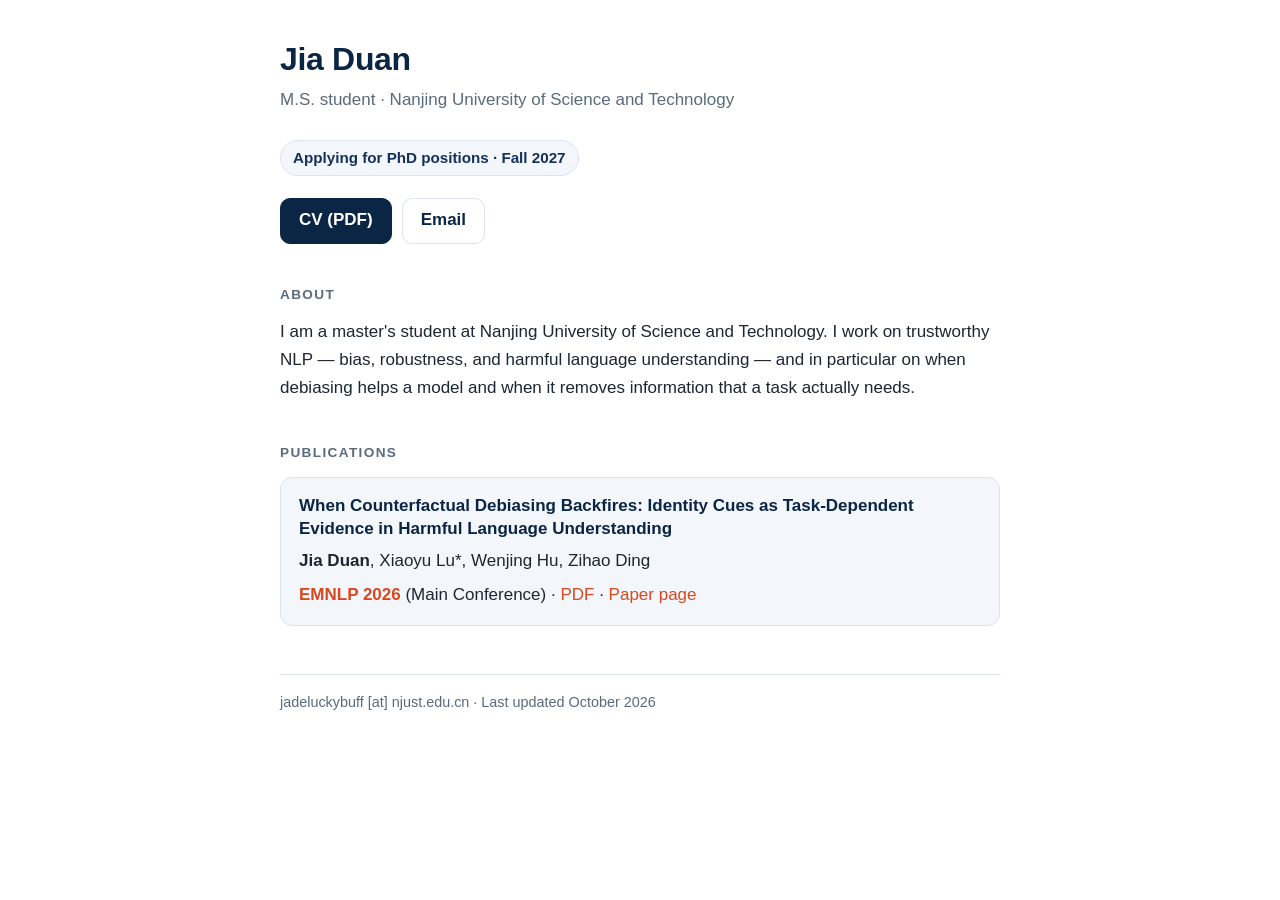
<file: index.html>
<!doctype html>
<html lang="en">
<head>
<meta charset="utf-8">
<meta name="viewport" content="width=device-width, initial-scale=1">
<title>Jia Duan</title>
<meta name="description" content="Jia Duan — M.S. student at Nanjing University of Science and Technology. CV and publications.">
<link rel="stylesheet" href="style.css">
</head>
<body>
<main class="wrap">

  <h1>Jia Duan</h1>
  <p class="muted">M.S. student · Nanjing University of Science and Technology</p>
  <span class="chip">Applying for PhD positions · Fall 2027</span>

  <div class="actions">
    <a class="btn primary" href="cv.pdf">CV (PDF)</a>
    <a class="btn" href="mailto:jadeluckybuff@njust.edu.cn">Email</a>
  </div>

  <h2>About</h2>
  <!-- 下面这段是草稿，请改成你自己的话 -->
  <p>I am a master's student at Nanjing University of Science and Technology. I work on trustworthy NLP — bias, robustness, and harmful language understanding — and in particular on when debiasing helps a model and when it removes information that a task actually needs.</p>

  <h2>Publications</h2>
  <div class="pub">
    <a class="title" href="emnlp2026/">When Counterfactual Debiasing Backfires: Identity Cues as Task-Dependent Evidence in Harmful Language Understanding</a>
    <p><b>Jia Duan</b>, Xiaoyu Lu*, Wenjing Hu, Zihao Ding</p>
    <p><span class="venue">EMNLP 2026</span> (Main Conference) · <a href="emnlp2026/paper.pdf">PDF</a> · <a href="emnlp2026/">Paper page</a></p>
  </div>

  <footer>
    jadeluckybuff [at] njust.edu.cn · Last updated October 2026
  </footer>

</main>
</body>
</html>
</file>
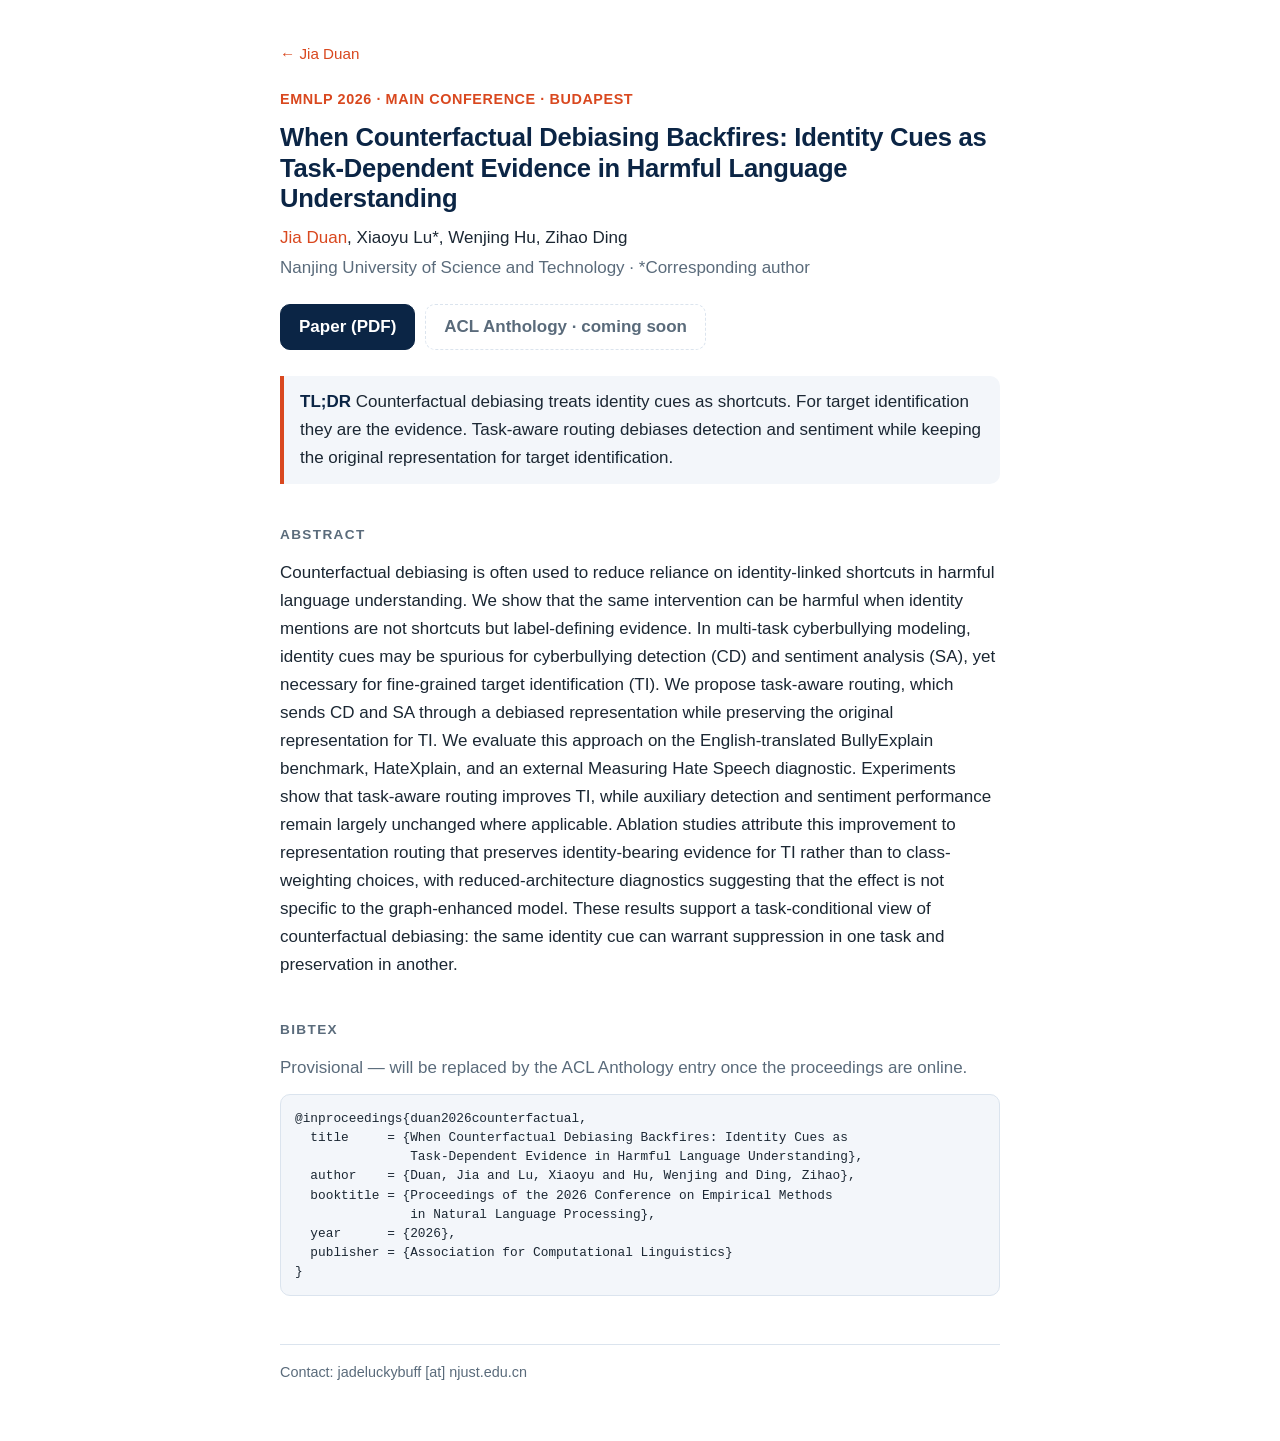
<file: emnlp2026/index.html>
<!doctype html>
<html lang="en">
<head>
<meta charset="utf-8">
<meta name="viewport" content="width=device-width, initial-scale=1">
<title>When Counterfactual Debiasing Backfires (EMNLP 2026)</title>
<meta name="description" content="EMNLP 2026 paper: identity cues are shortcuts for detection but evidence for target identification; task-aware routing debiases where identity is a shortcut and preserves it where it is evidence.">
<link rel="stylesheet" href="../style.css">
</head>
<body>
<main class="wrap">

  <a class="back" href="../">← Jia Duan</a>

  <div class="kicker">EMNLP 2026 · MAIN CONFERENCE · BUDAPEST</div>
  <h1 class="paper-title">When Counterfactual Debiasing Backfires: Identity Cues as Task-Dependent Evidence in Harmful Language Understanding</h1>
  <p class="authors"><a href="../">Jia Duan</a>, Xiaoyu Lu*, Wenjing Hu, Zihao Ding</p>
  <p class="muted">Nanjing University of Science and Technology · *Corresponding author</p>

  <div class="actions">
    <a class="btn primary" href="paper.pdf">Paper (PDF)</a>
    <!-- Anthology 上线后：把下面这一行整行换成
         <a class="btn" href="https://aclanthology.org/这里填论文编号/">ACL Anthology</a> -->
    <span class="btn pending">ACL Anthology · coming soon</span>
  </div>

  <div class="tldr">
    <b>TL;DR</b> Counterfactual debiasing treats identity cues as shortcuts. For target identification they are the evidence. Task-aware routing debiases detection and sentiment while keeping the original representation for target identification.
  </div>

  <h2>Abstract</h2>
  <p>Counterfactual debiasing is often used to reduce reliance on identity-linked shortcuts in harmful language understanding. We show that the same intervention can be harmful when identity mentions are not shortcuts but label-defining evidence. In multi-task cyberbullying modeling, identity cues may be spurious for cyberbullying detection (CD) and sentiment analysis (SA), yet necessary for fine-grained target identification (TI). We propose task-aware routing, which sends CD and SA through a debiased representation while preserving the original representation for TI. We evaluate this approach on the English-translated BullyExplain benchmark, HateXplain, and an external Measuring Hate Speech diagnostic. Experiments show that task-aware routing improves TI, while auxiliary detection and sentiment performance remain largely unchanged where applicable. Ablation studies attribute this improvement to representation routing that preserves identity-bearing evidence for TI rather than to class-weighting choices, with reduced-architecture diagnostics suggesting that the effect is not specific to the graph-enhanced model. These results support a task-conditional view of counterfactual debiasing: the same identity cue can warrant suppression in one task and preservation in another.</p>

  <h2>BibTeX</h2>
  <p class="muted">Provisional — will be replaced by the ACL Anthology entry once the proceedings are online.</p>
<pre>@inproceedings{duan2026counterfactual,
  title     = {When Counterfactual Debiasing Backfires: Identity Cues as
               Task-Dependent Evidence in Harmful Language Understanding},
  author    = {Duan, Jia and Lu, Xiaoyu and Hu, Wenjing and Ding, Zihao},
  booktitle = {Proceedings of the 2026 Conference on Empirical Methods
               in Natural Language Processing},
  year      = {2026},
  publisher = {Association for Computational Linguistics}
}</pre>

  <footer>
    Contact: jadeluckybuff [at] njust.edu.cn
  </footer>

</main>
</body>
</html>
</file>
<file: style.css>
:root{
  --ink:#0b2545; --ink2:#13315c; --accent:#d9481f; --text:#1b2733; --muted:#5a6b7b;
  --line:#dbe4ee; --panel:#f3f6fa; --bg:#ffffff; --on-ink:#ffffff;
}
@media (prefers-color-scheme: dark){
  :root{
    --ink:#e6edf6; --ink2:#c7d4e4; --accent:#ff7a52; --text:#dde5ee; --muted:#9aa9b8;
    --line:#2a3a4d; --panel:#16202c; --bg:#0e151d; --on-ink:#0e151d;
  }
}
*{ box-sizing:border-box; }
html{ -webkit-text-size-adjust:100%; }
body{
  margin:0; background:var(--bg); color:var(--text);
  font:17px/1.65 -apple-system, BlinkMacSystemFont, "Segoe UI", Helvetica, Arial, "PingFang SC", "Microsoft YaHei", sans-serif;
}
.wrap{ max-width:760px; margin:0 auto; padding:40px 20px 56px; }
a{ color:var(--accent); text-decoration:none; }
a:hover{ text-decoration:underline; }

h1{ font-size:2rem; line-height:1.2; margin:0 0 8px; color:var(--ink); letter-spacing:-0.01em; }
h2{ font-size:.85rem; text-transform:uppercase; letter-spacing:.1em; color:var(--muted); margin:40px 0 12px; }
p{ margin:0 0 12px; }
.muted{ color:var(--muted); }

.chip{
  display:inline-block; margin-top:14px; padding:4px 12px; border-radius:999px;
  background:var(--panel); border:1px solid var(--line); color:var(--ink2); font-weight:600; font-size:.95rem;
}
.actions{ display:flex; flex-wrap:wrap; gap:10px; margin-top:22px; }
.btn{
  display:inline-flex; align-items:center; min-height:46px; padding:0 18px; border-radius:10px;
  border:1.5px solid var(--line); color:var(--ink); font-weight:600;
}
.btn:hover{ text-decoration:none; border-color:var(--ink2); }
.btn.primary{ background:var(--ink); border-color:var(--ink); color:var(--on-ink); }
.btn.pending{ color:var(--muted); border-style:dashed; pointer-events:none; }

.pub{ padding:16px 18px; border:1px solid var(--line); border-radius:12px; background:var(--panel); }
.pub .title{ display:block; font-weight:700; color:var(--ink); line-height:1.4; }
.pub p{ margin:6px 0 0; }
.venue{ color:var(--accent); font-weight:600; }

.back{ display:inline-block; margin-bottom:22px; font-size:.95rem; }
.kicker{ color:var(--accent); font-weight:700; font-size:.9rem; letter-spacing:.04em; margin-bottom:10px; }
.paper-title{ font-size:1.6rem; }
.authors{ margin:10px 0 2px; }
.tldr{ border-left:4px solid var(--accent); background:var(--panel); padding:12px 16px; border-radius:0 10px 10px 0; margin-top:26px; }
.tldr b{ color:var(--ink); }
pre{
  background:var(--panel); border:1px solid var(--line); border-radius:10px; padding:14px;
  overflow-x:auto; font-size:.8rem; line-height:1.5; margin:0;
}
footer{ margin-top:48px; padding-top:16px; border-top:1px solid var(--line); color:var(--muted); font-size:.9rem; }
</file>
